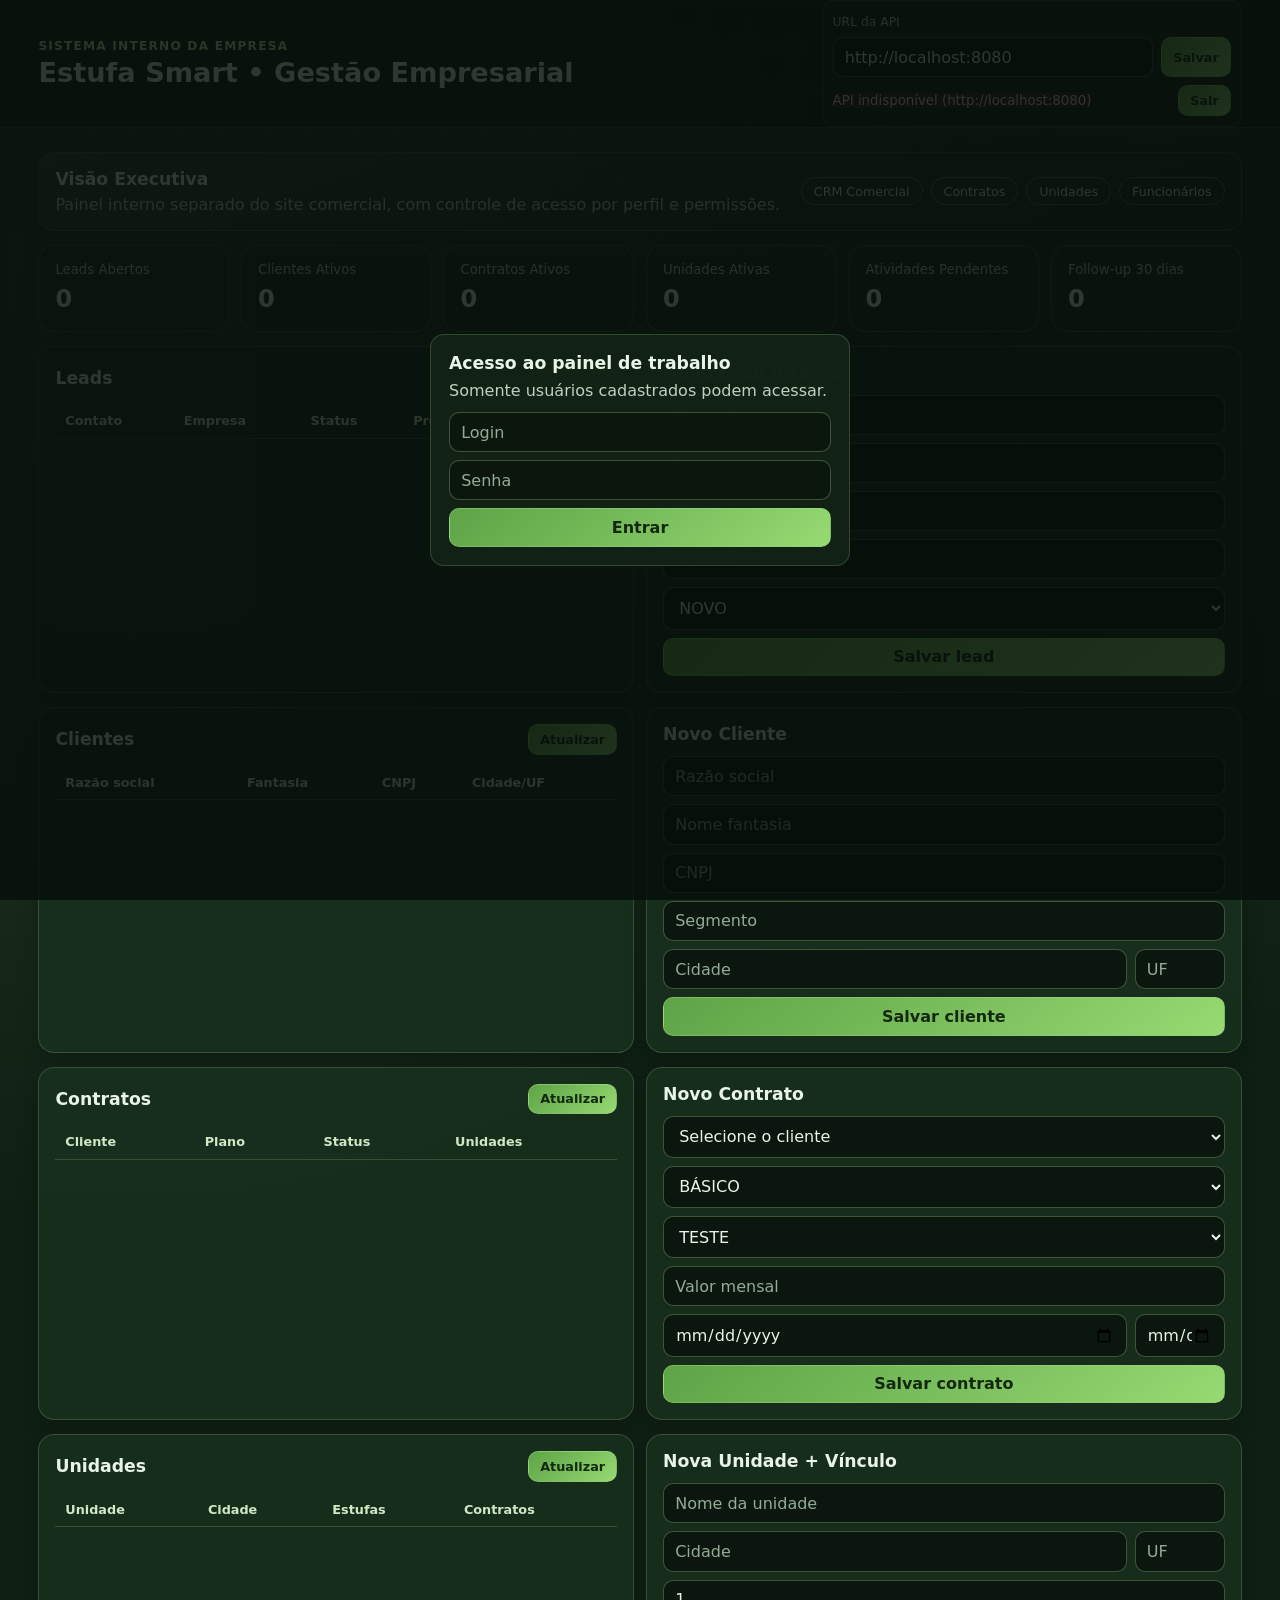
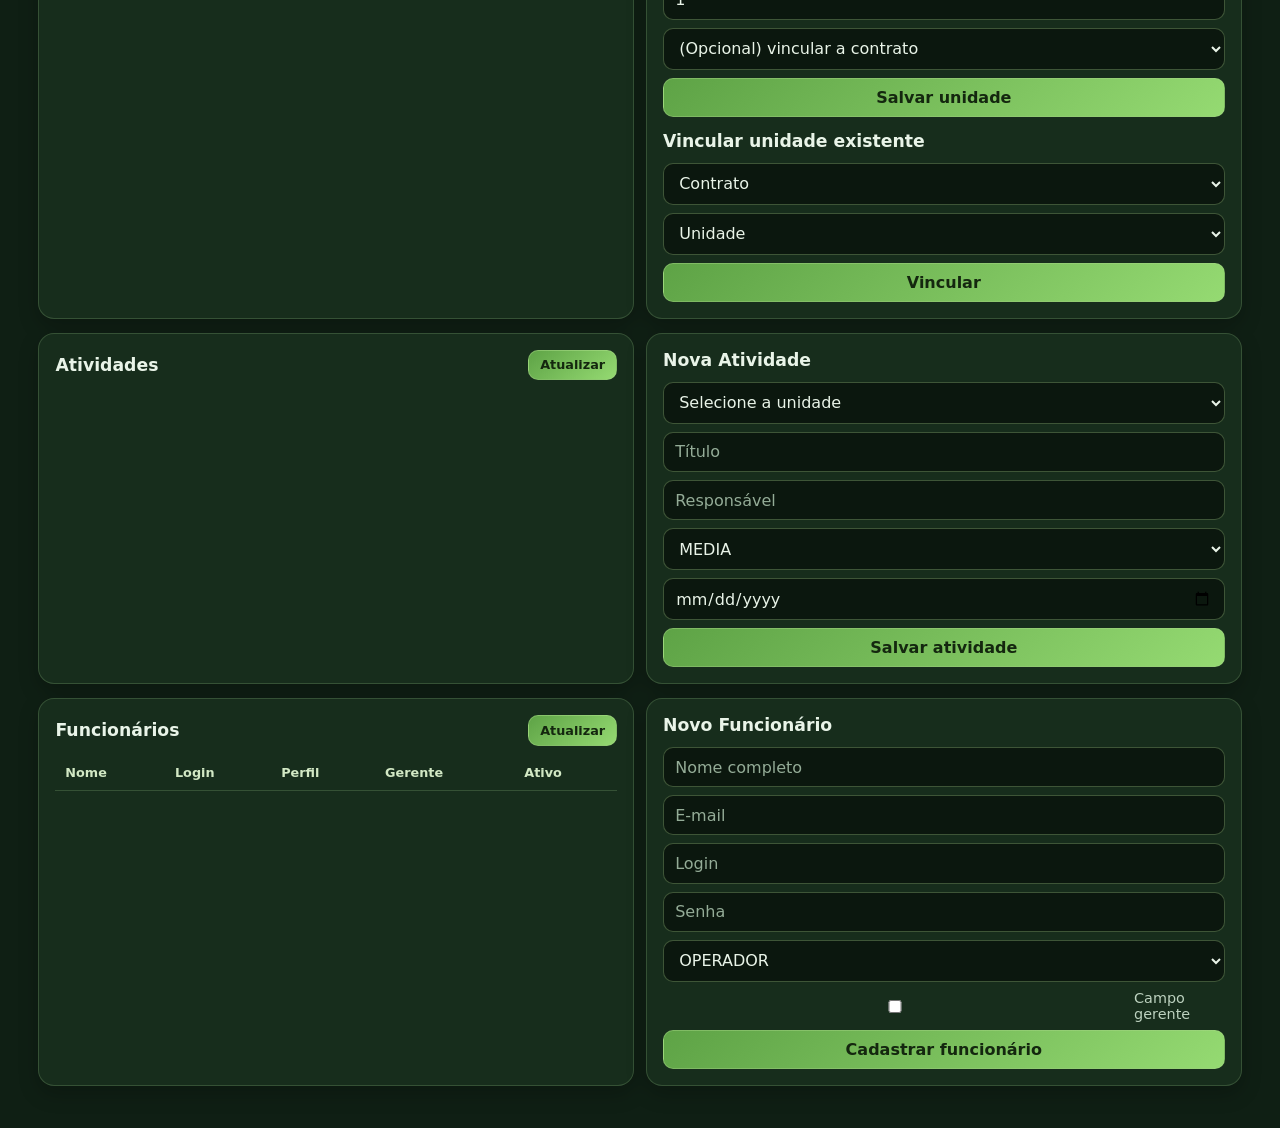
<file: EMPRESA/WEB/index.html>
<!DOCTYPE html>
<html lang="pt-BR">
  <head>
    <meta charset="UTF-8" />
    <meta name="viewport" content="width=device-width, initial-scale=1.0" />
    <title>Estufa Smart | Painel da Empresa</title>
    <link rel="stylesheet" href="styles.css" />
  </head>
  <body>
    <div id="loginOverlay" class="overlay">
      <div class="login-card">
        <h2>Acesso ao painel de trabalho</h2>
        <p>Somente usuários cadastrados podem acessar.</p>
        <form id="loginForm">
          <input name="login" placeholder="Login" required />
          <input name="senha" type="password" placeholder="Senha" required />
          <button class="btn" type="submit">Entrar</button>
        </form>
        <small id="loginStatus"></small>
      </div>
    </div>

    <div class="bg-pattern" aria-hidden="true"></div>

    <header class="topbar">
      <div class="container topbar-content">
        <div>
          <p class="kicker">Sistema Interno da Empresa</p>
          <h1>Estufa Smart • Gestão Empresarial</h1>
        </div>
        <div class="api-box">
          <label for="apiBase">URL da API</label>
          <div class="api-box-row">
            <input id="apiBase" type="text" placeholder="http://localhost:8080" />
            <button id="saveApi" class="btn small" type="button">Salvar</button>
          </div>
          <div class="user-row">
            <small id="apiStatus">Aguardando login...</small>
            <small id="userInfo"></small>
            <button id="logoutBtn" class="btn small" type="button">Sair</button>
          </div>
        </div>
      </div>
    </header>

    <main class="container layout">
      <section class="card spotlight" data-permission="DASHBOARD">
        <div>
          <h2>Visão Executiva</h2>
          <p>Painel interno separado do site comercial, com controle de acesso por perfil e permissões.</p>
        </div>
        <div class="chip-wrap">
          <span class="chip">CRM Comercial</span>
          <span class="chip">Contratos</span>
          <span class="chip">Unidades</span>
          <span class="chip">Funcionários</span>
        </div>
      </section>

      <section class="kpi-grid" data-permission="DASHBOARD">
        <article class="card kpi"><p>Leads Abertos</p><h3 id="kpiLeads">0</h3></article>
        <article class="card kpi"><p>Clientes Ativos</p><h3 id="kpiClientes">0</h3></article>
        <article class="card kpi"><p>Contratos Ativos</p><h3 id="kpiContratos">0</h3></article>
        <article class="card kpi"><p>Unidades Ativas</p><h3 id="kpiUnidades">0</h3></article>
        <article class="card kpi"><p>Atividades Pendentes</p><h3 id="kpiAtividades">0</h3></article>
        <article class="card kpi"><p>Follow-up 30 dias</p><h3 id="kpiFollowup">0</h3></article>
      </section>

      <section class="grid-2" data-permission="COMERCIAL">
        <article class="card table-card">
          <div class="section-head"><h2>Leads</h2><button class="btn small" id="reloadLeads" type="button">Atualizar</button></div>
          <div class="table-wrap"><table><thead><tr><th>Contato</th><th>Empresa</th><th>Status</th><th>Próximo contato</th></tr></thead><tbody id="leadsBody"></tbody></table></div>
        </article>
        <article class="card form-card">
          <h2>Novo Lead Interno</h2>
          <form id="leadForm">
            <input name="nomeContato" placeholder="Nome do contato" required />
            <input name="empresa" placeholder="Empresa" required />
            <input name="email" type="email" placeholder="E-mail" />
            <input name="telefone" placeholder="Telefone" />
            <select name="status"><option value="NOVO">NOVO</option><option value="QUALIFICADO">QUALIFICADO</option><option value="PROPOSTA">PROPOSTA</option></select>
            <button class="btn" type="submit">Salvar lead</button>
          </form>
        </article>
      </section>

      <section class="grid-2" data-permission="CONTRATOS">
        <article class="card table-card">
          <div class="section-head"><h2>Clientes</h2><button class="btn small" id="reloadClientes" type="button">Atualizar</button></div>
          <div class="table-wrap"><table><thead><tr><th>Razão social</th><th>Fantasia</th><th>CNPJ</th><th>Cidade/UF</th></tr></thead><tbody id="clientesBody"></tbody></table></div>
        </article>
        <article class="card form-card">
          <h2>Novo Cliente</h2>
          <form id="clienteForm">
            <input name="razaoSocial" placeholder="Razão social" required />
            <input name="nomeFantasia" placeholder="Nome fantasia" />
            <input name="cnpj" placeholder="CNPJ" required />
            <input name="segmento" placeholder="Segmento" />
            <div class="inline-2"><input name="cidade" placeholder="Cidade" /><input name="estado" placeholder="UF" maxlength="2" /></div>
            <button class="btn" type="submit">Salvar cliente</button>
          </form>
        </article>
      </section>

      <section class="grid-2" data-permission="CONTRATOS">
        <article class="card table-card">
          <div class="section-head"><h2>Contratos</h2><button class="btn small" id="reloadContratos" type="button">Atualizar</button></div>
          <div class="table-wrap"><table><thead><tr><th>Cliente</th><th>Plano</th><th>Status</th><th>Unidades</th></tr></thead><tbody id="contratosBody"></tbody></table></div>
        </article>
        <article class="card form-card">
          <h2>Novo Contrato</h2>
          <form id="contratoForm">
            <select name="clienteId" id="contratoCliente" required><option value="">Selecione o cliente</option></select>
            <select name="plano" required><option value="BASICO">BÁSICO</option><option value="MEDIO">MÉDIO</option><option value="PREMIUM">PREMIUM</option></select>
            <select name="status" required><option value="TESTE">TESTE</option><option value="ATIVO">ATIVO</option><option value="SUSPENSO">SUSPENSO</option></select>
            <input name="valorMensal" type="number" step="0.01" min="0" placeholder="Valor mensal" required />
            <div class="inline-2"><input name="inicioEm" type="date" required /><input name="fimEm" type="date" /></div>
            <button class="btn" type="submit">Salvar contrato</button>
          </form>
        </article>
      </section>

      <section class="grid-2" data-permission="UNIDADES">
        <article class="card table-card">
          <div class="section-head"><h2>Unidades</h2><button class="btn small" id="reloadUnidades" type="button">Atualizar</button></div>
          <div class="table-wrap"><table><thead><tr><th>Unidade</th><th>Cidade</th><th>Estufas</th><th>Contratos</th></tr></thead><tbody id="unidadesBody"></tbody></table></div>
        </article>
        <article class="card form-card">
          <h2>Nova Unidade + Vínculo</h2>
          <form id="unidadeForm">
            <input name="nomeUnidade" placeholder="Nome da unidade" required />
            <div class="inline-2"><input name="cidade" placeholder="Cidade" /><input name="estado" placeholder="UF" maxlength="2" /></div>
            <input name="quantidadeEstufas" type="number" min="1" value="1" required />
            <select name="contratoId" id="unidadeContrato"><option value="">(Opcional) vincular a contrato</option></select>
            <button class="btn" type="submit">Salvar unidade</button>
          </form>

          <h2 style="margin-top:14px">Vincular unidade existente</h2>
          <form id="vinculoForm">
            <select name="contratoId" id="vinculoContrato" required><option value="">Contrato</option></select>
            <select name="unidadeId" id="vinculoUnidade" required><option value="">Unidade</option></select>
            <button class="btn" type="submit">Vincular</button>
          </form>
        </article>
      </section>

      <section class="grid-2" data-permission="ATIVIDADES">
        <article class="card table-card">
          <div class="section-head"><h2>Atividades</h2><button class="btn small" id="reloadAtividades" type="button">Atualizar</button></div>
          <ul id="atividadesList" class="stack-list"></ul>
        </article>
        <article class="card form-card">
          <h2>Nova Atividade</h2>
          <form id="atividadeForm">
            <select name="unidadeId" id="atividadeUnidade" required><option value="">Selecione a unidade</option></select>
            <input name="titulo" placeholder="Título" required />
            <input name="responsavel" placeholder="Responsável" />
            <select name="prioridade"><option value="BAIXA">BAIXA</option><option value="MEDIA" selected>MEDIA</option><option value="ALTA">ALTA</option><option value="CRITICA">CRITICA</option></select>
            <input name="prazoEm" type="date" />
            <button class="btn" type="submit">Salvar atividade</button>
          </form>
        </article>
      </section>

      <section class="grid-2" data-permission="USUARIOS">
        <article class="card table-card">
          <div class="section-head"><h2>Funcionários</h2><button class="btn small" id="reloadUsuarios" type="button">Atualizar</button></div>
          <div class="table-wrap"><table><thead><tr><th>Nome</th><th>Login</th><th>Perfil</th><th>Gerente</th><th>Ativo</th></tr></thead><tbody id="usuariosBody"></tbody></table></div>
        </article>
        <article class="card form-card" data-permission="USUARIOS_CADASTRAR">
          <h2>Novo Funcionário</h2>
          <form id="usuarioForm">
            <input name="nome" placeholder="Nome completo" required />
            <input name="email" type="email" placeholder="E-mail" required />
            <input name="login" placeholder="Login" required />
            <input name="senha" type="password" placeholder="Senha" required />
            <select name="perfil" required>
              <option value="OPERADOR">OPERADOR</option>
              <option value="ANALISTA">ANALISTA</option>
              <option value="GERENTE">GERENTE</option>
              <option value="ADMIN">ADMIN</option>
            </select>
            <label class="checkline"><input type="checkbox" name="gerente" /> Campo gerente</label>
            <button class="btn" type="submit">Cadastrar funcionário</button>
          </form>
        </article>
      </section>
    </main>

    <div id="toast" class="toast"></div>
    <script src="script.js"></script>
  </body>
</html>
</file>
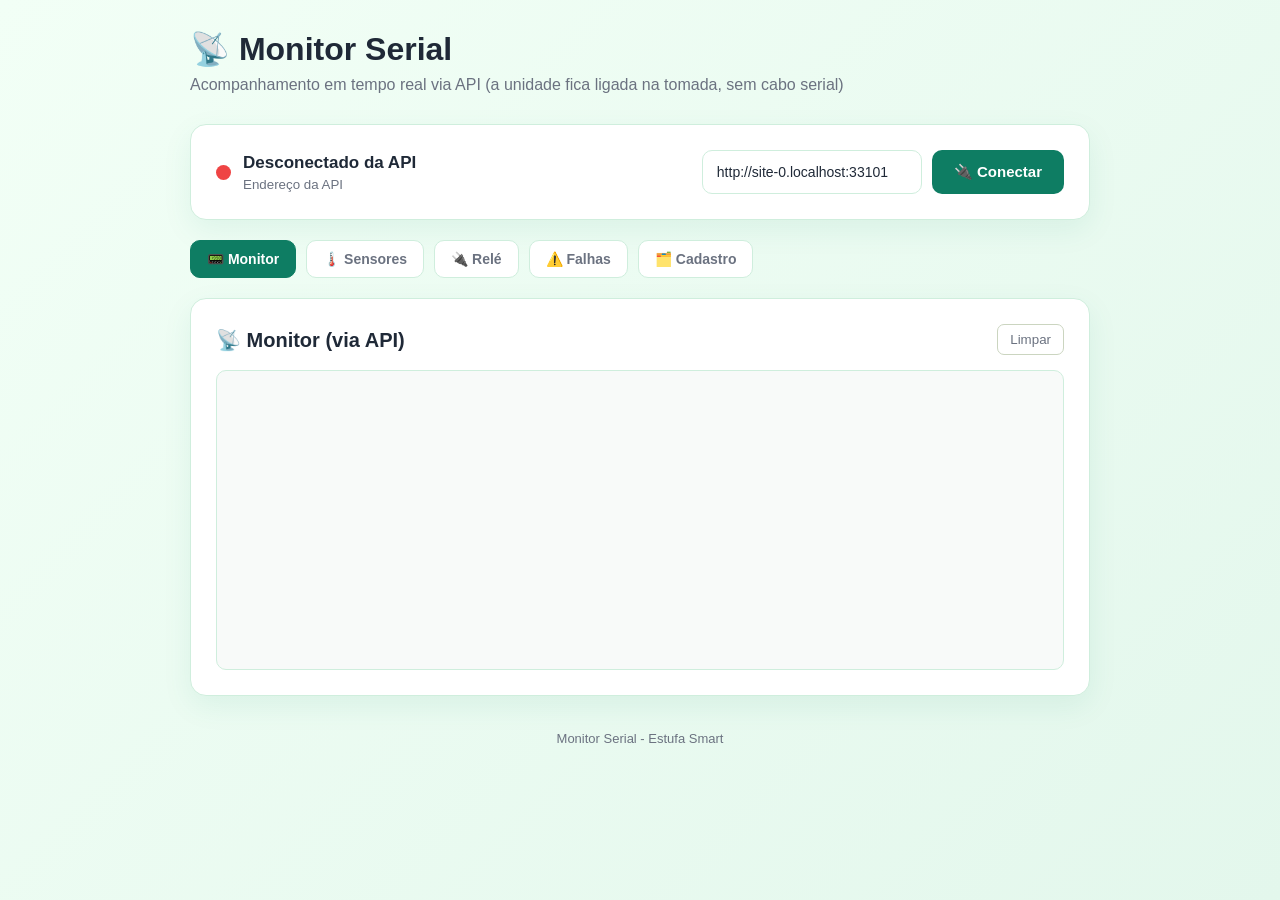
<file: UNIDADE/Monitor_serial/index.html>
<!DOCTYPE html>
<html lang="pt-BR">

<head>
    <meta charset="UTF-8">
    <meta name="viewport" content="width=device-width, initial-scale=1.0">

    <title>Monitor Serial</title>

    <link rel="stylesheet" href="style.css">
</head>

<body>

    <main class="container">

        <header class="header">
            <h1>📡 Monitor Serial</h1>

            <p>
                Acompanhamento em tempo real via API (a unidade fica ligada na tomada, sem cabo serial)
            </p>
        </header>


        <!-- CONEXÃO -->

        <section class="card connection-card">

            <div class="connection-info">

                <div id="connectionDot" class="connection-dot"></div>

                <div>
                    <strong id="connectionText">
                        Desconectado da API
                    </strong>

                    <small>
                        Endereço da API
                    </small>
                </div>

            </div>

            <div class="api-config">

                <input
                    id="apiBaseInput"
                    type="text"
                    placeholder="https://api-estufa.onrender.com">

                <button
                    id="connectButton"
                    class="button button-connect">

                    🔌 Conectar

                </button>

            </div>

        </section>


        <!-- AVISO -->

        <div id="warning" class="warning">

            ⚠️ Não foi possível falar com a API. Verifique o endereço e a conexão com a internet.

        </div>


        <!-- ABAS -->

        <nav class="tabs">

            <button class="tab-button active" data-tab="monitor">📟 Monitor</button>
            <button class="tab-button" data-tab="sensores">🌡️ Sensores</button>
            <button class="tab-button" data-tab="rele">🔌 Relé</button>
            <button class="tab-button" data-tab="falhas">⚠️ Falhas</button>
            <button class="tab-button" data-tab="cadastro">🗂️ Cadastro</button>

        </nav>


        <!-- ABA: MONITOR -->

        <section class="tab-content active" data-tab-content="monitor">

            <!-- MONITOR VIA API -->

            <section class="card">

                <div class="card-header">

                    <h2>📡 Monitor (via API)</h2>

                    <button
                        id="clearButton"
                        class="clear-button">

                        Limpar

                    </button>

                </div>


                <div
                    id="serialMonitor"
                    class="serial-monitor">

                </div>

            </section>

        </section>


        <!-- ABA: SENSORES -->

        <section class="tab-content" data-tab-content="sensores">

            <section class="card">

                <h2>🌡️ Sensores</h2>

                <div class="sensor-grid">

                    <div class="sensor-item">
                        <span class="sensor-label">Temperatura</span>
                        <span id="tempValue" class="sensor-value">--</span>
                        <span id="tempStatus" class="sensor-status">Aguardando</span>
                    </div>

                    <div class="sensor-item">
                        <span class="sensor-label">Umidade do ar</span>
                        <span id="umidadeValue" class="sensor-value">--</span>
                        <span id="umidadeStatus" class="sensor-status">Aguardando</span>
                    </div>

                    <div class="sensor-item">
                        <span class="sensor-label">Umidade do solo</span>
                        <span id="soloValue" class="sensor-value">--</span>
                        <span id="soloStatus" class="sensor-status">Aguardando</span>
                    </div>

                </div>

                <small id="sensoresAtualizadoEm" class="hint">Última leitura: --</small>

            </section>

        </section>


        <!-- ABA: RELÉ -->

        <section class="tab-content" data-tab-content="rele">

            <section class="card">

                <div class="card-header">

                    <h2>🔌 Eventos do Relé</h2>

                    <button id="clearReleButton" class="clear-button">Limpar</button>

                </div>

                <div id="releLog" class="event-log">Nenhum evento de relé ainda.</div>

            </section>

        </section>


        <!-- ABA: FALHAS -->

        <section class="tab-content" data-tab-content="falhas">

            <section class="card">

                <div class="card-header">

                    <h2>⚠️ Falhas</h2>

                    <button id="clearFalhasButton" class="clear-button">Limpar</button>

                </div>

                <div id="falhasLog" class="event-log">Nenhuma falha registrada.</div>

            </section>

        </section>


        <!-- ABA: CADASTRO -->

        <section class="tab-content" data-tab-content="cadastro">

            <section class="card">

                <h2>🗂️ Cadastro do dispositivo</h2>

                <p class="hint">
                    Informações somente leitura, obtidas da API da unidade.
                    Nenhum cadastro existente do sistema é alterado por esta tela.
                </p>

                <ul class="info-list">

                    <li><strong>Endereço da API:</strong> <span id="cadastroApi">--</span></li>
                    <li><strong>Modo dos atuadores:</strong> <span id="cadastroModo">--</span></li>
                    <li><strong>Total de leituras:</strong> <span id="cadastroLeituras">--</span></li>
                    <li><strong>Alertas (24h):</strong> <span id="cadastroAlertas24h">--</span></li>

                </ul>

            </section>

        </section>


        <!-- RODAPÉ -->

        <footer>

            Monitor Serial - Estufa Smart

        </footer>

    </main>


    <script src="script.js"></script>

</body>

</html>
</file>
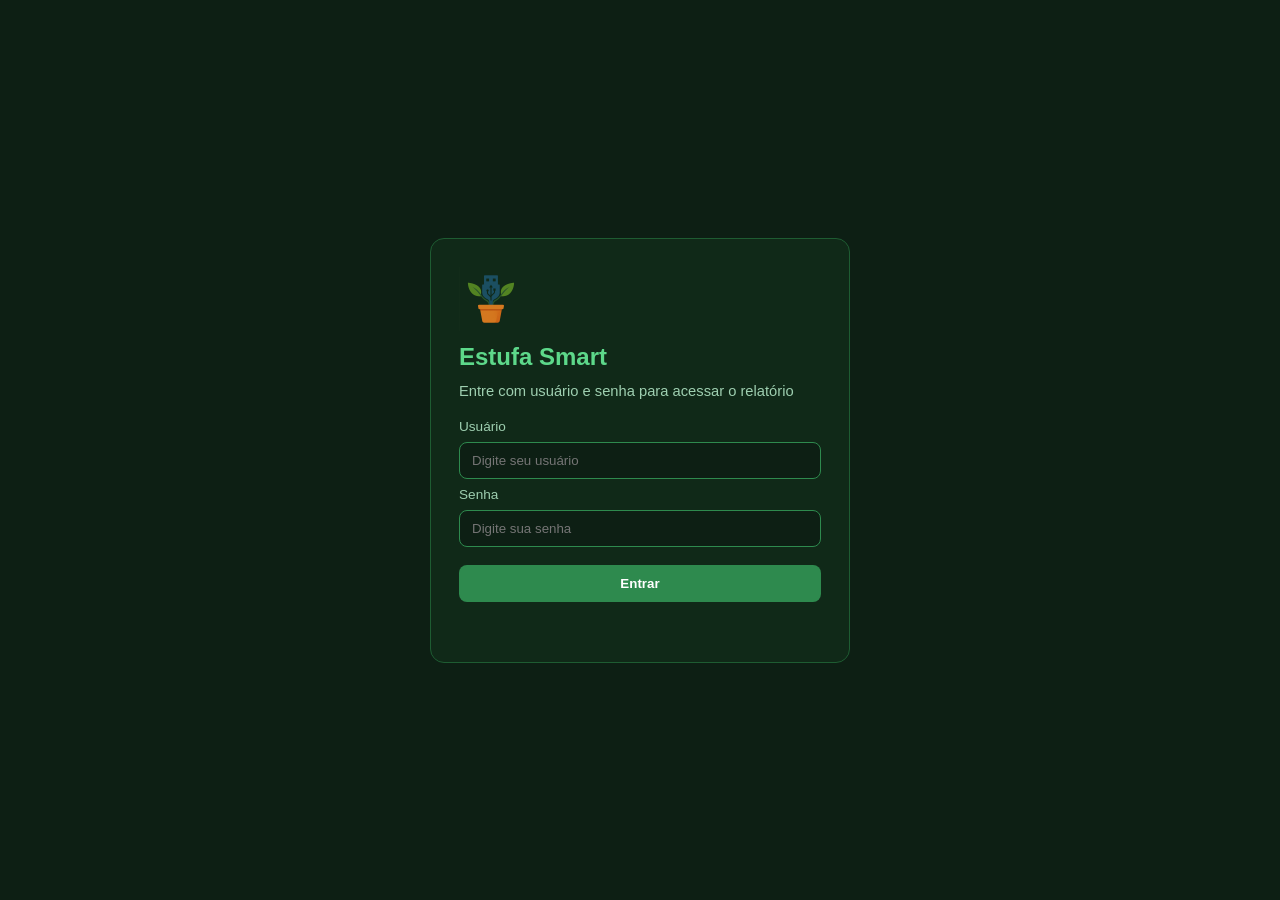
<file: UNIDADE/Relatorios/index.html>
<!DOCTYPE html>
<html lang="pt-BR">
<head>
  <meta charset="UTF-8" />
  <meta name="viewport" content="width=device-width, initial-scale=1.0" />
  <title>Login - Estufa Smart</title>
  <link rel="stylesheet" href="login.css" />
  <script src="login.js" defer></script>
</head>
<body>
  <main class="login-wrapper">
    <section class="login-card">
      <img src="logo_colorido.png" alt="Logo colorida" class="logo" />
      <h1>Estufa Smart</h1>
      <p class="subtitle">Entre com usuário e senha para acessar o relatório</p>

      <form id="login-form">
        <label for="login">Usuário</label>
        <input id="login" name="login" type="text" required placeholder="Digite seu usuário" />

        <label for="senha">Senha</label>
        <input id="senha" name="senha" type="password" required placeholder="Digite sua senha" />

        <button type="submit" id="btn-entrar">Entrar</button>
      </form>

      <p id="mensagem" class="mensagem"></p>
    </section>
  </main>
</body>
</html>
</file>
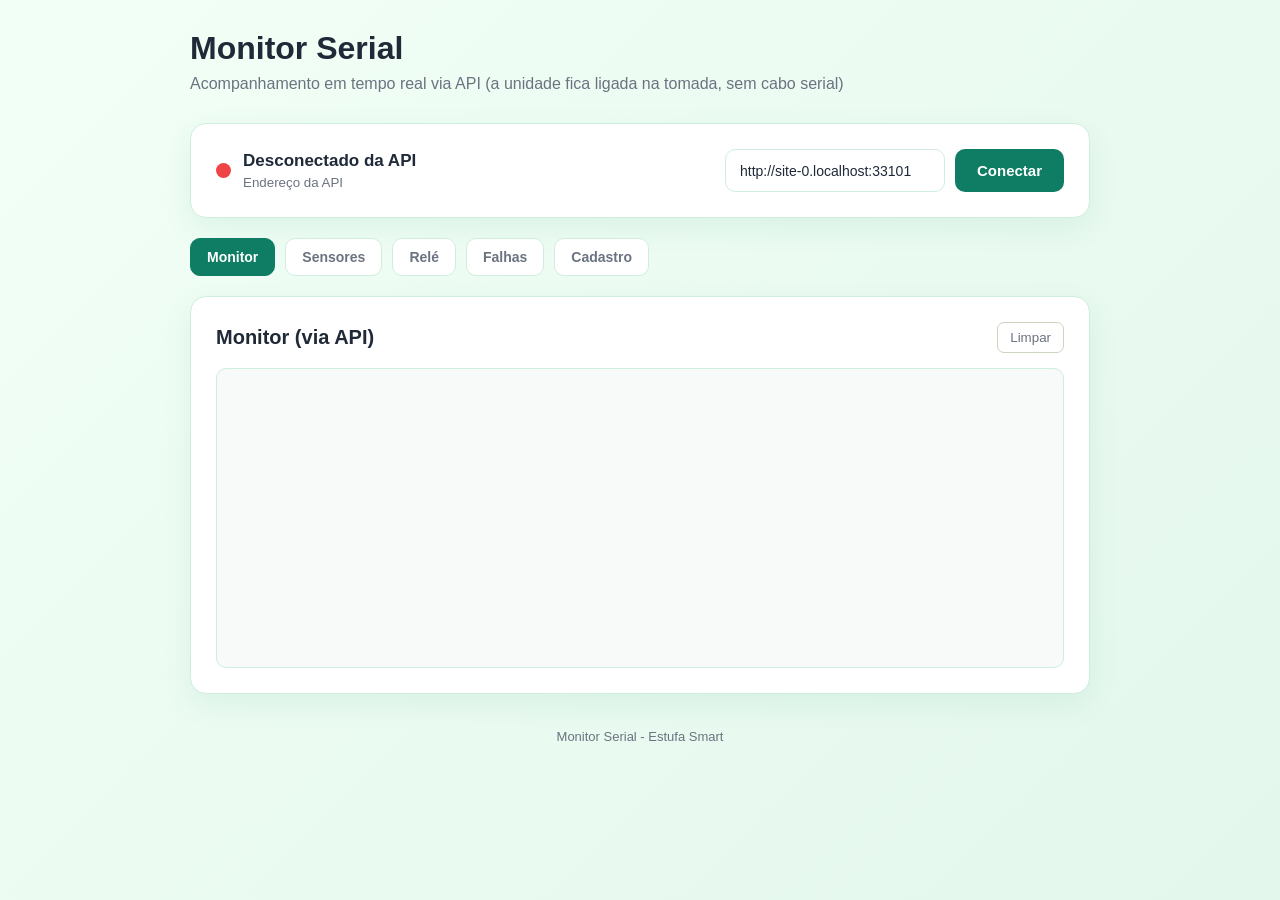
<file: UNIDADE/apiProjetoSensor/src/main/resources/static/index.html>
<!DOCTYPE html>
<html lang="pt-BR">

<head>
    <meta charset="UTF-8">
    <meta name="viewport" content="width=device-width, initial-scale=1.0">

    <title>Monitor Serial</title>

    <link rel="stylesheet" href="css/style.css">
</head>

<body>

    <main class="container">

        <header class="header">
            <h1>Monitor Serial</h1>

            <p>
                Acompanhamento em tempo real via API (a unidade fica ligada na tomada, sem cabo serial)
            </p>
        </header>


        <!-- CONEXÃO -->

        <section class="card connection-card">

            <div class="connection-info">

                <div id="connectionDot" class="connection-dot"></div>

                <div>
                    <strong id="connectionText">
                        Desconectado da API
                    </strong>

                    <small>
                        Endereço da API
                    </small>
                </div>

            </div>

            <div class="api-config">

                <input
                    id="apiBaseInput"
                    type="text"
                    placeholder="https://api-estufa.onrender.com">

                <button
                    id="connectButton"
                    class="button button-connect">

                    Conectar

                </button>

            </div>

        </section>


        <!-- AVISO -->

        <div id="warning" class="warning">

            Não foi possível falar com a API. Verifique o endereço e a conexão com a internet.

        </div>


        <!-- ABAS -->

        <nav class="tabs">

            <button class="tab-button active" data-tab="monitor">Monitor</button>
            <button class="tab-button" data-tab="sensores">Sensores</button>
            <button class="tab-button" data-tab="rele">Relé</button>
            <button class="tab-button" data-tab="falhas">Falhas</button>
            <button class="tab-button" data-tab="cadastro">Cadastro</button>

        </nav>


        <!-- ABA: MONITOR -->

        <section class="tab-content active" data-tab-content="monitor">

            <!-- MONITOR VIA API -->

            <section class="card">

                <div class="card-header">

                    <h2>Monitor (via API)</h2>

                    <button
                        id="clearButton"
                        class="clear-button">

                        Limpar

                    </button>

                </div>


                <div
                    id="serialMonitor"
                    class="serial-monitor">

                </div>

            </section>

        </section>


        <!-- ABA: SENSORES -->

        <section class="tab-content" data-tab-content="sensores">

            <section class="card">

                <h2>Sensores</h2>

                <div class="sensor-grid">

                    <div class="sensor-item">
                        <span class="sensor-label">Temperatura</span>
                        <span id="tempValue" class="sensor-value">--</span>
                        <span id="tempStatus" class="sensor-status">Aguardando</span>
                    </div>

                    <div class="sensor-item">
                        <span class="sensor-label">Umidade do ar</span>
                        <span id="umidadeValue" class="sensor-value">--</span>
                        <span id="umidadeStatus" class="sensor-status">Aguardando</span>
                    </div>

                    <div class="sensor-item">
                        <span class="sensor-label">Umidade do solo</span>
                        <span id="soloValue" class="sensor-value">--</span>
                        <span id="soloStatus" class="sensor-status">Aguardando</span>
                    </div>

                </div>

                <small id="sensoresAtualizadoEm" class="hint">Última leitura: --</small>

            </section>

        </section>


        <!-- ABA: RELÉ -->

        <section class="tab-content" data-tab-content="rele">

            <section class="card">

                <div class="card-header">

                    <h2>Eventos do Relé</h2>

                    <button id="clearReleButton" class="clear-button">Limpar</button>

                </div>

                <div id="releLog" class="event-log">Nenhum evento de relé ainda.</div>

            </section>

        </section>


        <!-- ABA: FALHAS -->

        <section class="tab-content" data-tab-content="falhas">

            <section class="card">

                <div class="card-header">

                    <h2>Falhas</h2>

                    <button id="clearFalhasButton" class="clear-button">Limpar</button>

                </div>

                <div id="falhasLog" class="event-log">Nenhuma falha registrada.</div>

            </section>

        </section>


        <!-- ABA: CADASTRO -->

        <section class="tab-content" data-tab-content="cadastro">

            <section class="card">

                <h2>Cadastro do dispositivo</h2>

                <p class="hint">
                    Informações somente leitura, obtidas da API da unidade.
                    Nenhum cadastro existente do sistema é alterado por esta tela.
                </p>

                <ul class="info-list">

                    <li><strong>Endereço da API:</strong> <span id="cadastroApi">--</span></li>
                    <li><strong>Modo dos atuadores:</strong> <span id="cadastroModo">--</span></li>
                    <li><strong>Total de leituras:</strong> <span id="cadastroLeituras">--</span></li>
                    <li><strong>Alertas (24h):</strong> <span id="cadastroAlertas24h">--</span></li>

                </ul>

            </section>

        </section>


        <!-- RODAPÉ -->

        <footer>

            Monitor Serial - Estufa Smart

        </footer>

    </main>


    <script src="js/script.js"></script>

</body>

</html>
</file>
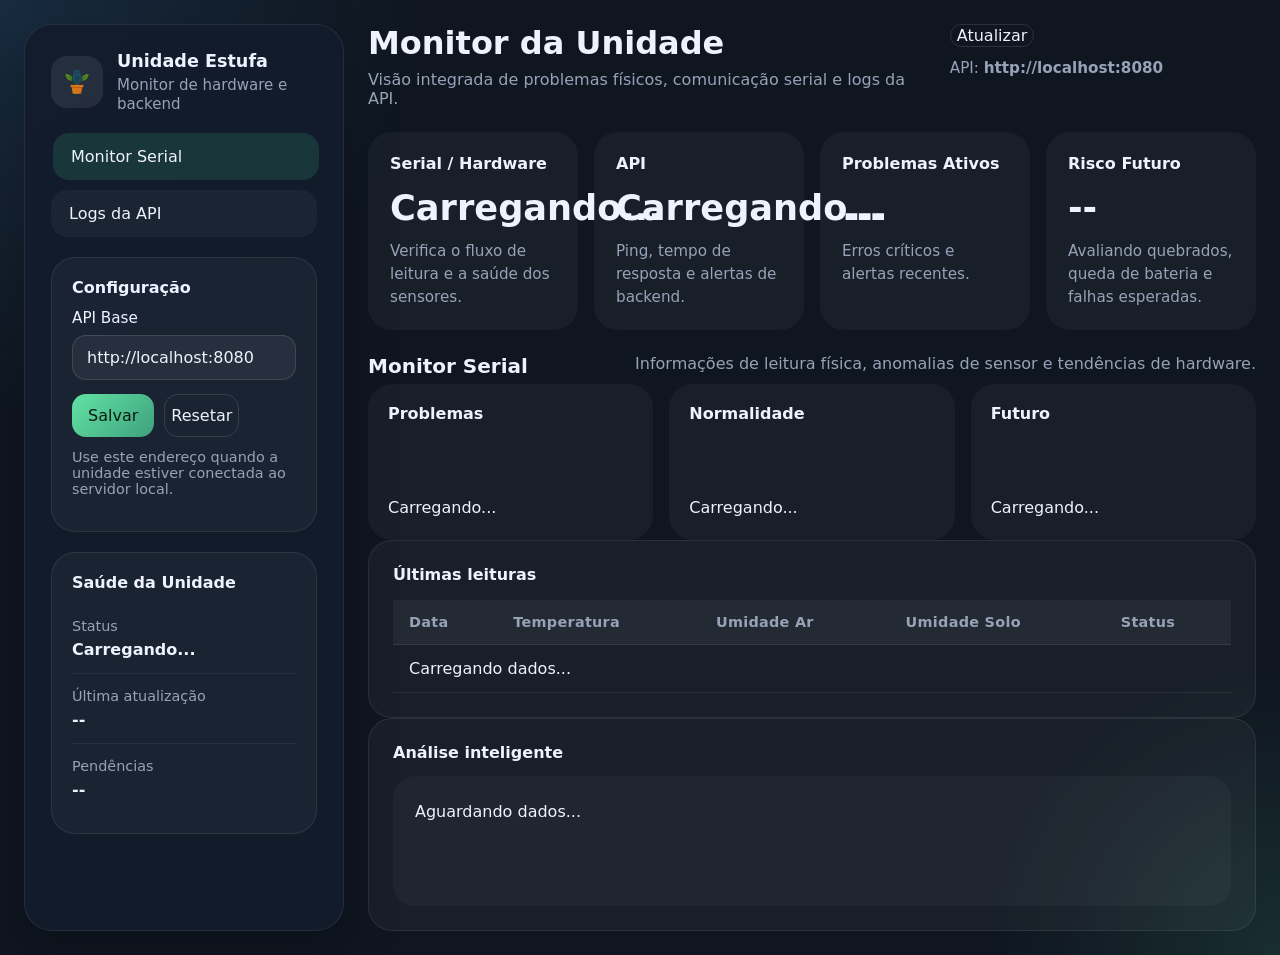
<file: UNIDADE/Relatorios/monitor_unidade.html>
<!DOCTYPE html>
<html lang="pt-BR">
<head>
  <meta charset="UTF-8" />
  <meta name="viewport" content="width=device-width, initial-scale=1.0" />
  <title>Unidade Estufa - Monitor Serial & Logs da API</title>
  <link rel="stylesheet" href="monitor_unidade.css" />
  <script src="monitor_unidade.js" defer></script>
</head>
<body>
  <div class="app-shell">
    <aside class="sidebar">
      <div class="brand">
        <img src="logo_colorido.png" alt="Estufa Smart" />
        <div>
          <strong>Unidade Estufa</strong>
          <span>Monitor de hardware e backend</span>
        </div>
      </div>

      <nav class="nav-tabs">
        <button class="tab-button active" data-tab="serial">Monitor Serial</button>
        <button class="tab-button" data-tab="api">Logs da API</button>
      </nav>

      <section class="panel config-panel">
        <h2>Configuração</h2>
        <label for="api-base-url">API Base</label>
        <input id="api-base-url" type="text" placeholder="http://localhost:8080" />
        <div class="form-actions">
          <button id="btn-save-url" class="primary">Salvar</button>
          <button id="btn-reset-url">Resetar</button>
        </div>
        <p class="helper">Use este endereço quando a unidade estiver conectada ao servidor local.</p>
      </section>

      <section class="panel status-panel">
        <h2>Saúde da Unidade</h2>
        <div class="status-item">
          <span>Status</span>
          <strong id="overall-status">Carregando...</strong>
        </div>
        <div class="status-item">
          <span>Última atualização</span>
          <strong id="last-updated">--</strong>
        </div>
        <div class="status-item">
          <span>Pendências</span>
          <strong id="pending-issues">--</strong>
        </div>
      </section>
    </aside>

    <main class="main-content">
      <header class="page-header">
        <div>
          <h1>Monitor da Unidade</h1>
          <p>Visão integrada de problemas físicos, comunicação serial e logs da API.</p>
        </div>
        <div class="header-actions">
          <button id="btn-refresh">Atualizar</button>
          <span id="api-link" class="api-link">API: <strong>http://localhost:8080</strong></span>
        </div>
      </header>

      <section class="cards-grid">
        <article class="card" id="card-serial-status">
          <h3>Serial / Hardware</h3>
          <p class="card-value" id="serial-status">--</p>
          <p class="card-footnote">Verifica o fluxo de leitura e a saúde dos sensores.</p>
        </article>
        <article class="card" id="card-api-status">
          <h3>API</h3>
          <p class="card-value" id="api-status">--</p>
          <p class="card-footnote">Ping, tempo de resposta e alertas de backend.</p>
        </article>
        <article class="card" id="card-problems">
          <h3>Problemas Ativos</h3>
          <p class="card-value" id="active-issues">--</p>
          <p class="card-footnote">Erros críticos e alertas recentes.</p>
        </article>
        <article class="card" id="card-predictive">
          <h3>Risco Futuro</h3>
          <p class="card-value" id="risk-score">--</p>
          <p class="card-footnote">Avaliando quebrados, queda de bateria e falhas esperadas.</p>
        </article>
      </section>

      <div class="views">
        <section id="view-serial" class="view active">
          <div class="view-header">
            <h2>Monitor Serial</h2>
            <p>Informações de leitura física, anomalias de sensor e tendências de hardware.</p>
          </div>

          <div class="summary-grid">
            <div class="summary-card">
              <h3>Problemas</h3>
              <p id="serial-problems">Carregando...</p>
            </div>
            <div class="summary-card">
              <h3>Normalidade</h3>
              <p id="serial-normality">Carregando...</p>
            </div>
            <div class="summary-card">
              <h3>Futuro</h3>
              <p id="serial-future">Carregando...</p>
            </div>
          </div>

          <section class="panel panel-wide">
            <h3>Últimas leituras</h3>
            <div class="table-wrapper">
              <table>
                <thead>
                  <tr>
                    <th>Data</th>
                    <th>Temperatura</th>
                    <th>Umidade Ar</th>
                    <th>Umidade Solo</th>
                    <th>Status</th>
                  </tr>
                </thead>
                <tbody id="serial-table-body">
                  <tr><td colspan="5">Carregando dados...</td></tr>
                </tbody>
              </table>
            </div>
          </section>

          <section class="panel panel-wide">
            <h3>Análise inteligente</h3>
            <div id="serial-forecast" class="analysis-block">Aguardando dados...</div>
          </section>
        </section>

        <section id="view-api" class="view">
          <div class="view-header">
            <h2>Logs da API</h2>
            <p>Saúde do backend, alertas críticos e padrões de falhas.</p>
          </div>

          <div class="summary-grid">
            <div class="summary-card">
              <h3>Problemas</h3>
              <p id="api-problems">Carregando...</p>
            </div>
            <div class="summary-card">
              <h3>Normalidade</h3>
              <p id="api-normality">Carregando...</p>
            </div>
            <div class="summary-card">
              <h3>Futuro</h3>
              <p id="api-future">Carregando...</p>
            </div>
          </div>

          <section class="panel panel-wide">
            <h3>Alertas recentes</h3>
            <div class="table-wrapper">
              <table>
                <thead>
                  <tr>
                    <th>Horário</th>
                    <th>Tipo</th>
                    <th>Severidade</th>
                    <th>Mensagem</th>
                  </tr>
                </thead>
                <tbody id="api-alerts-body">
                  <tr><td colspan="4">Carregando alertas...</td></tr>
                </tbody>
              </table>
            </div>
          </section>

          <section class="panel panel-wide">
            <h3>Resumo da performance</h3>
            <div class="performance-grid">
              <div><strong>Uptime</strong><p id="api-uptime">--</p></div>
              <div><strong>Total leituras</strong><p id="api-total-readings">--</p></div>
              <div><strong>Críticos 24h</strong><p id="api-critical-count">--</p></div>
              <div><strong>Alertas 24h</strong><p id="api-alert-count">--</p></div>
            </div>
          </section>
        </section>
      </div>
    </main>
  </div>
</body>
</html>
</file>
<file: EMPRESA/WEB/styles.css>
:root {
  --bg: #0f1f14;
  --bg-soft: #1a2f1f;
  --surface: rgba(25, 48, 31, 0.86);
  --surface-2: rgba(32, 60, 40, 0.88);
  --text: #e9f4e8;
  --muted: #bdd2bf;
  --primary: #95da72;
  --primary-strong: #5ea346;
  --line: rgba(163, 208, 142, 0.22);
  --danger: #f38181;
}

* {
  box-sizing: border-box;
}

body {
  margin: 0;
  font-family: 'Inter', system-ui, -apple-system, BlinkMacSystemFont, 'Segoe UI', sans-serif;
  background: radial-gradient(circle at 10% 10%, rgba(150, 191, 118, 0.18), transparent 35%),
    radial-gradient(circle at 90% 5%, rgba(75, 122, 69, 0.2), transparent 32%), var(--bg);
  color: var(--text);
}

.bg-pattern {
  position: fixed;
  inset: 0;
  pointer-events: none;
  z-index: -1;
  background-image: linear-gradient(rgba(126, 176, 112, 0.08) 1px, transparent 1px),
    linear-gradient(90deg, rgba(126, 176, 112, 0.08) 1px, transparent 1px);
  background-size: 44px 44px;
  mask-image: radial-gradient(circle at 50% 30%, black 30%, transparent 78%);
}

.overlay {
  position: fixed;
  inset: 0;
  background: rgba(7, 14, 10, 0.82);
  display: grid;
  place-items: center;
  z-index: 40;
}

.login-card {
  width: min(420px, 92%);
  border: 1px solid var(--line);
  border-radius: 14px;
  background: rgba(18, 35, 23, 0.95);
  padding: 18px;
}

.login-card h2 {
  margin: 0 0 8px;
}

.login-card p {
  margin: 0 0 12px;
  color: var(--muted);
}

.login-card form {
  display: grid;
  gap: 8px;
}

.container {
  width: min(1220px, 94%);
  margin: 0 auto;
}

.topbar {
  border-bottom: 1px solid var(--line);
  background: rgba(12, 24, 16, 0.72);
  backdrop-filter: blur(6px);
  position: sticky;
  top: 0;
  z-index: 20;
}

.topbar-content {
  min-height: 92px;
  display: flex;
  justify-content: space-between;
  align-items: center;
  gap: 20px;
}

.kicker {
  margin: 0;
  font-size: 0.76rem;
  letter-spacing: 1.2px;
  text-transform: uppercase;
  color: #c6eca4;
  font-weight: 700;
}

h1 {
  margin: 4px 0 0;
  font-size: clamp(1.2rem, 2.2vw, 1.7rem);
}

.layout {
  padding: 24px 0 42px;
  display: grid;
  gap: 14px;
}

.card {
  border: 1px solid var(--line);
  border-radius: 16px;
  background: var(--surface);
  padding: 16px;
  box-shadow: 0 8px 20px rgba(0, 0, 0, 0.22);
}

.spotlight {
  display: flex;
  justify-content: space-between;
  gap: 16px;
  align-items: center;
  background: linear-gradient(160deg, rgba(41, 74, 48, 0.85), rgba(24, 41, 29, 0.85));
}

.spotlight p {
  color: var(--muted);
  margin: 6px 0 0;
}

.chip-wrap {
  display: flex;
  flex-wrap: wrap;
  gap: 8px;
}

.chip {
  display: inline-flex;
  padding: 0.35rem 0.75rem;
  border: 1px solid rgba(187, 224, 145, 0.35);
  border-radius: 999px;
  font-size: 0.79rem;
  color: #dff4c7;
}

.kpi-grid {
  display: grid;
  grid-template-columns: repeat(6, minmax(0, 1fr));
  gap: 12px;
}

.kpi p {
  margin: 0;
  color: var(--muted);
  font-size: 0.83rem;
}

.kpi h3 {
  margin: 8px 0 2px;
  font-size: 1.5rem;
}

.grid-2 {
  display: grid;
  grid-template-columns: 1fr 1fr;
  gap: 12px;
}

.grid-3 {
  display: grid;
  grid-template-columns: repeat(3, minmax(0, 1fr));
  gap: 12px;
}

.section-head {
  display: flex;
  justify-content: space-between;
  align-items: center;
  gap: 12px;
}

h2 {
  margin: 0;
  font-size: 1.08rem;
}

.pipeline-list {
  margin-top: 12px;
  display: grid;
  gap: 8px;
}

.pipeline-list div {
  border: 1px solid var(--line);
  border-radius: 10px;
  padding: 8px 10px;
  background: var(--surface-2);
  display: flex;
  justify-content: space-between;
  align-items: center;
}

.pipeline-list span {
  color: var(--muted);
}

.stack-list {
  margin: 10px 0 0;
  padding: 0;
  list-style: none;
  display: grid;
  gap: 8px;
}

.stack-list li {
  border: 1px solid var(--line);
  border-radius: 10px;
  padding: 10px;
  background: rgba(21, 40, 27, 0.85);
}

.table-wrap {
  margin-top: 10px;
  overflow: auto;
}

table {
  width: 100%;
  border-collapse: collapse;
  min-width: 530px;
}

th,
td {
  text-align: left;
  padding: 0.62rem;
  border-bottom: 1px solid var(--line);
  font-size: 0.85rem;
}

th {
  color: #d2e8c4;
  font-weight: 700;
  font-size: 0.8rem;
}

td {
  color: #e8f4e7;
}

.api-box {
  border: 1px solid var(--line);
  border-radius: 12px;
  padding: 10px;
  background: rgba(20, 36, 24, 0.8);
  width: min(420px, 100%);
}

.api-box label {
  font-size: 0.77rem;
  color: var(--muted);
}

.api-box-row {
  margin-top: 7px;
  display: flex;
  gap: 8px;
}

.user-row {
  margin-top: 8px;
  display: flex;
  justify-content: space-between;
  align-items: center;
  gap: 10px;
  flex-wrap: wrap;
}

input,
select,
button {
  font: inherit;
}

input,
select {
  width: 100%;
  border-radius: 10px;
  border: 1px solid rgba(172, 214, 141, 0.32);
  background: rgba(10, 20, 13, 0.82);
  color: var(--text);
  padding: 0.6rem 0.7rem;
}

input::placeholder {
  color: #94ac97;
}

.form-card form {
  margin-top: 12px;
  display: grid;
  gap: 8px;
}

.inline-2 {
  display: grid;
  grid-template-columns: 1fr 90px;
  gap: 8px;
}

.checkline {
  display: flex;
  gap: 8px;
  align-items: center;
  color: var(--muted);
  font-size: 0.9rem;
}

.btn {
  border: 1px solid rgba(162, 209, 132, 0.45);
  border-radius: 10px;
  background: linear-gradient(140deg, var(--primary-strong), var(--primary));
  color: #14270f;
  padding: 0.55rem 0.84rem;
  font-weight: 700;
  cursor: pointer;
}

.btn.small {
  font-size: 0.8rem;
  padding: 0.42rem 0.68rem;
}

.btn:hover {
  filter: brightness(1.07);
}

.danger {
  border-color: rgba(255, 147, 147, 0.4);
  color: #ffd6d6;
  background: rgba(131, 47, 47, 0.3);
}

.toast {
  position: fixed;
  right: 20px;
  bottom: 20px;
  background: rgba(16, 31, 20, 0.95);
  border: 1px solid var(--line);
  border-radius: 10px;
  padding: 10px 12px;
  min-width: 240px;
  opacity: 0;
  transform: translateY(10px);
  transition: opacity 200ms ease, transform 200ms ease;
  pointer-events: none;
}

.toast.show {
  opacity: 1;
  transform: translateY(0);
}

small {
  color: var(--muted);
}

@media (max-width: 1100px) {
  .kpi-grid {
    grid-template-columns: repeat(3, minmax(0, 1fr));
  }

  .grid-2,
  .grid-3,
  .spotlight,
  .topbar-content {
    grid-template-columns: 1fr;
    display: grid;
  }
}

@media (max-width: 700px) {
  .kpi-grid {
    grid-template-columns: repeat(2, minmax(0, 1fr));
  }

  table {
    min-width: 460px;
  }
}
</file>
<file: UNIDADE/Monitor_serial/style.css>
/* =========================================================
   RESET
========================================================= */

* {
    box-sizing: border-box;
    margin: 0;
    padding: 0;
}


/* =========================================================
   BODY
========================================================= */

body {
    font-family: Arial, Helvetica, sans-serif;

    background:
        linear-gradient(
            135deg,
            #F2FFF6,
            #E3F7EC
        );

    color: #1F2937;

    min-height: 100vh;

    padding: 30px;
}


/* =========================================================
   CONTAINER
========================================================= */

.container {
    width: 100%;
    max-width: 900px;

    margin: 0 auto;
}


/* =========================================================
   HEADER
========================================================= */

.header {
    margin-bottom: 30px;
}

.header h1 {
    font-size: 32px;
    margin-bottom: 8px;
}

.header p {
    color: #6B7280;
    font-size: 16px;
}


/* =========================================================
   CARDS
========================================================= */

.card {
    background: #FFFFFF;

    border: 1px solid #CFEEDD;

    border-radius: 16px;

    padding: 25px;

    margin-bottom: 20px;

    box-shadow:
        0 10px 30px rgba(14, 125, 99, 0.08);
}


/* =========================================================
   CONEXÃO
========================================================= */

.connection-card {
    display: flex;

    align-items: center;

    justify-content: space-between;

    gap: 20px;

    flex-wrap: wrap;
}

.connection-info {
    display: flex;

    align-items: center;

    gap: 12px;
}

.connection-info strong {
    display: block;

    font-size: 17px;
}

.connection-info small {
    display: block;

    color: #6B7280;

    margin-top: 4px;
}


/* Bolinha de conexão */

.connection-dot {
    width: 15px;
    height: 15px;

    border-radius: 50%;

    background: #ef4444;
}

.connection-dot.connected {
    background: #22c55e;

    box-shadow:
        0 0 12px #22c55e;
}


/* =========================================================
   BOTÕES
========================================================= */

.button {
    border: none;

    border-radius: 10px;

    padding: 13px 22px;

    font-size: 15px;

    font-weight: bold;

    cursor: pointer;

    transition:
        transform 0.2s,
        opacity 0.2s,
        box-shadow 0.2s;
}

.button:hover {
    transform: translateY(-2px);

    opacity: 0.9;
}

.button:active {
    transform: translateY(0);
}


/* Botão conectar */

.button-connect {
    background: #0E7D63;

    color: white;
}

.button-connect:hover {
    box-shadow:
        0 5px 20px rgba(14, 125, 99, 0.35);
}


/* =========================================================
   CONFIGURAÇÃO DA API
========================================================= */

.api-config {
    display: flex;

    gap: 10px;

    flex-wrap: wrap;
}

.api-config input {
    background: #FFFFFF;

    border: 1px solid #CFEEDD;

    color: #1F2937;

    border-radius: 10px;

    padding: 12px 14px;

    font-size: 14px;

    min-width: 220px;
}

.api-config input:focus {
    outline: none;

    border-color: #0E7D63;
}


/* =========================================================
   MONITOR SERIAL
========================================================= */

.card-header {
    display: flex;

    align-items: center;

    justify-content: space-between;

    margin-bottom: 15px;
}

.card-header h2 {
    font-size: 20px;
}


/* Área do monitor */

.serial-monitor {
    background: #F8FAF9;

    border: 1px solid #CFEEDD;

    border-radius: 10px;

    height: 300px;

    padding: 15px;

    overflow-y: auto;

    white-space: pre-wrap;

    font-family:
        "Courier New",
        monospace;

    font-size: 14px;

    color: #0E7D63;
}


/* Botão limpar */

.clear-button {
    background: transparent;

    border: 1px solid #CBD5C0;

    color: #6B7280;

    border-radius: 7px;

    padding: 7px 12px;

    cursor: pointer;
}

.clear-button:hover {
    background: #E6F4EC;

    color: #123524;
}


/* =========================================================
   AVISO
========================================================= */

.warning {
    display: none;

    background: #FFFBEB;

    color: #92400E;

    padding: 15px;

    border-radius: 10px;

    margin-bottom: 20px;

    border: 1px solid #FDE68A;
}



footer {
    text-align: center;

    color: #6B7280;

    font-size: 13px;

    padding: 15px;
}


/* =========================================================
   ABAS
========================================================= */

.tabs {
    display: flex;

    flex-wrap: wrap;

    gap: 10px;

    margin-bottom: 20px;
}

.tab-button {
    background: #FFFFFF;

    border: 1px solid #CFEEDD;

    color: #6B7280;

    border-radius: 10px;

    padding: 10px 16px;

    font-size: 14px;

    font-weight: bold;

    cursor: pointer;

    transition:
        background 0.2s,
        color 0.2s,
        border-color 0.2s;
}

.tab-button:hover {
    color: #123524;
}

.tab-button.active {
    background: #0E7D63;

    border-color: #0E7D63;

    color: white;
}

.tab-content {
    display: none;
}

.tab-content.active {
    display: block;
}


/* =========================================================
   SENSORES
========================================================= */

.sensor-grid {
    display: grid;

    grid-template-columns: repeat(auto-fit, minmax(180px, 1fr));

    gap: 15px;

    margin-bottom: 15px;
}

.sensor-item {
    background: #FFFFFF;

    border: 1px solid #CFEEDD;

    border-radius: 12px;

    padding: 18px;

    text-align: center;
}

.sensor-label {
    display: block;

    color: #6B7280;

    font-size: 13px;

    margin-bottom: 8px;
}

.sensor-value {
    display: block;

    font-size: 26px;

    font-weight: bold;

    margin-bottom: 8px;
}

.sensor-status {
    display: inline-block;

    font-size: 12px;

    font-weight: bold;

    padding: 3px 10px;

    border-radius: 999px;

    background: #EEF2F6;

    color: #6B7280;
}

.sensor-status.ok {
    background: rgba(34, 197, 94, 0.15);

    color: #22c55e;
}

.sensor-status.erro {
    background: rgba(239, 68, 68, 0.15);

    color: #ef4444;
}


/* =========================================================
   LOG DE EVENTOS (RELÉ / FALHAS)
========================================================= */

.event-log {
    background: #F8FAF9;

    border: 1px solid #CFEEDD;

    border-radius: 10px;

    min-height: 120px;

    max-height: 320px;

    padding: 15px;

    overflow-y: auto;

    font-family: "Courier New", monospace;

    font-size: 14px;

    color: #6B7280;

    white-space: pre-wrap;
}

.event-log .log-item {
    display: block;

    padding: 6px 0;

    border-bottom: 1px solid #E6F4EC;
}

.event-log .log-item:last-child {
    border-bottom: none;
}

.event-log .log-item.falha {
    color: #ef4444;
}

.event-log .log-item.rele {
    color: #22c55e;
}


/* =========================================================
   CADASTRO
========================================================= */

.hint {
    display: block;

    color: #6B7280;

    font-size: 13px;

    margin-bottom: 15px;
}

.info-list {
    list-style: none;
}

.info-list li {
    padding: 10px 0;

    border-bottom: 1px solid #E6F4EC;

    font-size: 14px;
}

.info-list li:last-child {
    border-bottom: none;
}

.info-list strong {
    color: #123524;
}



@media (max-width: 600px) {

    body {
        padding: 15px;
    }

    .header h1 {
        font-size: 26px;
    }

    .card {
        padding: 20px;
    }

    .connection-card {
        align-items: stretch;
    }

    .button-connect {
        width: 100%;
    }

}
</file>
<file: UNIDADE/Relatorios/login.css>
* { box-sizing: border-box; }

body {
  margin: 0;
  font-family: 'Segoe UI', sans-serif;
  background: #0d1f14;
  color: #e0f0e5;
  min-height: 100vh;
}

.login-wrapper {
  min-height: 100vh;
  display: grid;
  place-items: center;
  padding: 20px;
}

.login-card {
  width: 100%;
  max-width: 420px;
  background: #102918;
  border: 1px solid #1e5c32;
  border-radius: 14px;
  padding: 28px;
  display: flex;
  flex-direction: column;
  gap: 12px;
}

.logo {
  width: 64px;
  height: 64px;
  object-fit: contain;
}

h1 {
  margin: 0;
  color: #5dd88a;
}

.subtitle {
  margin: 0 0 8px;
  color: #9ecfb0;
  font-size: .92rem;
}

form {
  display: flex;
  flex-direction: column;
  gap: 8px;
}

label {
  font-size: .85rem;
  color: #9ecfb0;
}

input {
  background: #0d1f14;
  border: 1px solid #2e8a4e;
  color: #e0f0e5;
  border-radius: 8px;
  padding: 10px 12px;
  outline: none;
}

input:focus {
  border-color: #5dd88a;
}

button {
  margin-top: 10px;
  border: none;
  border-radius: 8px;
  padding: 11px 12px;
  background: #2e8a4e;
  color: #fff;
  font-weight: 600;
  cursor: pointer;
}

button:disabled {
  opacity: .7;
  cursor: wait;
}

.mensagem {
  min-height: 20px;
  margin: 0;
  font-size: .9rem;
}

.mensagem.erro { color: #ff9e9e; }
.mensagem.ok { color: #5dd88a; }
</file>
<file: UNIDADE/apiProjetoSensor/src/main/resources/static/css/style.css>
/* =========================================================
   RESET
========================================================= */

* {
    box-sizing: border-box;
    margin: 0;
    padding: 0;
}


/* =========================================================
   BODY
========================================================= */

body {
    font-family: Arial, Helvetica, sans-serif;

    background:
        linear-gradient(
            135deg,
            #F2FFF6,
            #E3F7EC
        );

    color: #1F2937;

    min-height: 100vh;

    padding: 30px;
}


/* =========================================================
   CONTAINER
========================================================= */

.container {
    width: 100%;
    max-width: 900px;

    margin: 0 auto;
}


/* =========================================================
   HEADER
========================================================= */

.header {
    margin-bottom: 30px;
}

.header h1 {
    font-size: 32px;
    margin-bottom: 8px;
}

.header p {
    color: #6B7280;
    font-size: 16px;
}


/* =========================================================
   CARDS
========================================================= */

.card {
    background: #FFFFFF;

    border: 1px solid #CFEEDD;

    border-radius: 16px;

    padding: 25px;

    margin-bottom: 20px;

    box-shadow:
        0 10px 30px rgba(14, 125, 99, 0.08);
}


/* =========================================================
   CONEXÃO
========================================================= */

.connection-card {
    display: flex;

    align-items: center;

    justify-content: space-between;

    gap: 20px;

    flex-wrap: wrap;
}

.connection-info {
    display: flex;

    align-items: center;

    gap: 12px;
}

.connection-info strong {
    display: block;

    font-size: 17px;
}

.connection-info small {
    display: block;

    color: #6B7280;

    margin-top: 4px;
}


/* Bolinha de conexão */

.connection-dot {
    width: 15px;
    height: 15px;

    border-radius: 50%;

    background: #ef4444;
}

.connection-dot.connected {
    background: #22c55e;

    box-shadow:
        0 0 12px #22c55e;
}


/* =========================================================
   BOTÕES
========================================================= */

.button {
    border: none;

    border-radius: 10px;

    padding: 13px 22px;

    font-size: 15px;

    font-weight: bold;

    cursor: pointer;

    transition:
        transform 0.2s,
        opacity 0.2s,
        box-shadow 0.2s;
}

.button:hover {
    transform: translateY(-2px);

    opacity: 0.9;
}

.button:active {
    transform: translateY(0);
}


/* Botão conectar */

.button-connect {
    background: #0E7D63;

    color: white;
}

.button-connect:hover {
    box-shadow:
        0 5px 20px rgba(14, 125, 99, 0.35);
}


/* =========================================================
   CONFIGURAÇÃO DA API
========================================================= */

.api-config {
    display: flex;

    gap: 10px;

    flex-wrap: wrap;
}

.api-config input {
    background: #FFFFFF;

    border: 1px solid #CFEEDD;

    color: #1F2937;

    border-radius: 10px;

    padding: 12px 14px;

    font-size: 14px;

    min-width: 220px;
}

.api-config input:focus {
    outline: none;

    border-color: #0E7D63;
}


/* =========================================================
   MONITOR SERIAL
========================================================= */

.card-header {
    display: flex;

    align-items: center;

    justify-content: space-between;

    margin-bottom: 15px;
}

.card-header h2 {
    font-size: 20px;
}


/* Área do monitor */

.serial-monitor {
    background: #F8FAF9;

    border: 1px solid #CFEEDD;

    border-radius: 10px;

    height: 300px;

    padding: 15px;

    overflow-y: auto;

    white-space: pre-wrap;

    font-family:
        "Courier New",
        monospace;

    font-size: 14px;

    color: #0E7D63;
}


/* Botão limpar */

.clear-button {
    background: transparent;

    border: 1px solid #CBD5C0;

    color: #6B7280;

    border-radius: 7px;

    padding: 7px 12px;

    cursor: pointer;
}

.clear-button:hover {
    background: #E6F4EC;

    color: #123524;
}


/* =========================================================
   AVISO
========================================================= */

.warning {
    display: none;

    background: #FFFBEB;

    color: #92400E;

    padding: 15px;

    border-radius: 10px;

    margin-bottom: 20px;

    border: 1px solid #FDE68A;
}



footer {
    text-align: center;

    color: #6B7280;

    font-size: 13px;

    padding: 15px;
}


/* =========================================================
   ABAS
========================================================= */

.tabs {
    display: flex;

    flex-wrap: wrap;

    gap: 10px;

    margin-bottom: 20px;
}

.tab-button {
    background: #FFFFFF;

    border: 1px solid #CFEEDD;

    color: #6B7280;

    border-radius: 10px;

    padding: 10px 16px;

    font-size: 14px;

    font-weight: bold;

    cursor: pointer;

    transition:
        background 0.2s,
        color 0.2s,
        border-color 0.2s;
}

.tab-button:hover {
    color: #123524;
}

.tab-button.active {
    background: #0E7D63;

    border-color: #0E7D63;

    color: white;
}

.tab-content {
    display: none;
}

.tab-content.active {
    display: block;
}


/* =========================================================
   SENSORES
========================================================= */

.sensor-grid {
    display: grid;

    grid-template-columns: repeat(auto-fit, minmax(180px, 1fr));

    gap: 15px;

    margin-bottom: 15px;
}

.sensor-item {
    background: #FFFFFF;

    border: 1px solid #CFEEDD;

    border-radius: 12px;

    padding: 18px;

    text-align: center;
}

.sensor-label {
    display: block;

    color: #6B7280;

    font-size: 13px;

    margin-bottom: 8px;
}

.sensor-value {
    display: block;

    font-size: 26px;

    font-weight: bold;

    margin-bottom: 8px;
}

.sensor-status {
    display: inline-block;

    font-size: 12px;

    font-weight: bold;

    padding: 3px 10px;

    border-radius: 999px;

    background: #EEF2F6;

    color: #6B7280;
}

.sensor-status.ok {
    background: rgba(34, 197, 94, 0.15);

    color: #22c55e;
}

.sensor-status.erro {
    background: rgba(239, 68, 68, 0.15);

    color: #ef4444;
}


/* =========================================================
   LOG DE EVENTOS (RELÉ / FALHAS)
========================================================= */

.event-log {
    background: #F8FAF9;

    border: 1px solid #CFEEDD;

    border-radius: 10px;

    min-height: 120px;

    max-height: 320px;

    padding: 15px;

    overflow-y: auto;

    font-family: "Courier New", monospace;

    font-size: 14px;

    color: #6B7280;

    white-space: pre-wrap;
}

.event-log .log-item {
    display: block;

    padding: 6px 0;

    border-bottom: 1px solid #E6F4EC;
}

.event-log .log-item:last-child {
    border-bottom: none;
}

.event-log .log-item.falha {
    color: #ef4444;
}

.event-log .log-item.rele {
    color: #22c55e;
}


/* =========================================================
   CADASTRO
========================================================= */

.hint {
    display: block;

    color: #6B7280;

    font-size: 13px;

    margin-bottom: 15px;
}

.info-list {
    list-style: none;
}

.info-list li {
    padding: 10px 0;

    border-bottom: 1px solid #E6F4EC;

    font-size: 14px;
}

.info-list li:last-child {
    border-bottom: none;
}

.info-list strong {
    color: #123524;
}



@media (max-width: 600px) {

    body {
        padding: 15px;
    }

    .header h1 {
        font-size: 26px;
    }

    .card {
        padding: 20px;
    }

    .connection-card {
        align-items: stretch;
    }

    .button-connect {
        width: 100%;
    }

}
</file>
<file: UNIDADE/Relatorios/monitor_unidade.css>
:root {
  color-scheme: dark;
  --bg: #0f1620;
  --panel: rgba(18, 28, 44, 0.95);
  --panel-soft: rgba(27, 40, 62, 0.98);
  --text: #eef2ff;
  --muted: #96a3b7;
  --success: #47d18d;
  --warning: #ffd166;
  --danger: #ff7b72;
  --accent: #7cb4ff;
  --border: rgba(255,255,255,0.08);
  --shadow: 0 24px 55px rgba(0, 0, 0, 0.22);
}

* {
  box-sizing: border-box;
}

html, body {
  margin: 0;
  min-height: 100%;
  font-family: Inter, system-ui, -apple-system, BlinkMacSystemFont, 'Segoe UI', sans-serif;
  background: radial-gradient(circle at top left, rgba(79, 172, 255, 0.14), transparent 26%),
              radial-gradient(circle at bottom right, rgba(103, 255, 184, 0.10), transparent 18%),
              var(--bg);
  color: var(--text);
}

button, input {
  font: inherit;
}

.app-shell {
  display: grid;
  grid-template-columns: 320px 1fr;
  min-height: 100vh;
  gap: 24px;
  padding: 24px;
}

.sidebar {
  display: flex;
  flex-direction: column;
  gap: 20px;
  padding: 26px;
  border-radius: 28px;
  background: var(--panel);
  border: 1px solid var(--border);
  box-shadow: var(--shadow);
}

.brand {
  display: grid;
  grid-template-columns: 52px 1fr;
  gap: 14px;
  align-items: center;
}

.brand img {
  width: 52px;
  height: 52px;
  border-radius: 16px;
  object-fit: contain;
  background: rgba(255,255,255,0.08);
  padding: 10px;
}

.brand strong {
  display: block;
  font-size: 1.1rem;
  margin-bottom: 4px;
}

.brand span {
  color: var(--muted);
  font-size: 0.94rem;
}

.nav-tabs {
  display: flex;
  flex-direction: column;
  gap: 10px;
}

.tab-button {
  width: 100%;
  border: none;
  border-radius: 16px;
  padding: 14px 18px;
  text-align: left;
  background: rgba(255,255,255,0.04);
  color: var(--text);
  cursor: pointer;
  transition: transform 0.2s ease, background 0.2s ease;
}

.tab-button:hover,
.tab-button.active {
  background: rgba(71, 209, 141, 0.15);
  transform: translateX(2px);
}

.panel {
  background: var(--panel-soft);
  border: 1px solid var(--border);
  border-radius: 24px;
  padding: 20px;
}

.panel h2 {
  margin: 0 0 12px;
  font-size: 1rem;
  color: var(--text);
}

.config-panel label {
  display: block;
  margin-bottom: 8px;
  font-size: 0.95rem;
  color: var(--text);
}

.config-panel input {
  width: 100%;
  border-radius: 14px;
  border: 1px solid rgba(255,255,255,0.12);
  background: rgba(255,255,255,0.06);
  color: var(--text);
  padding: 12px 14px;
  margin-bottom: 14px;
}

.form-actions {
  display: flex;
  gap: 10px;
}

button.primary, #btn-save-url {
  border: none;
  border-radius: 14px;
  padding: 12px 16px;
  background: linear-gradient(135deg, #62e2a3, #3fa17e);
  color: #081c11;
  cursor: pointer;
}

#btn-reset-url, #btn-refresh {
  border: 1px solid rgba(255,255,255,0.12);
  border-radius: 14px;
  background: transparent;
  color: var(--text);
  cursor: pointer;
}

.helper {
  margin-top: 12px;
  color: var(--muted);
  font-size: 0.9rem;
}

.status-panel .status-item {
  display: grid;
  gap: 6px;
  padding: 14px 0;
  border-bottom: 1px solid rgba(255,255,255,0.06);
}

.status-panel .status-item:last-child {
  border-bottom: none;
}

.status-panel span {
  color: var(--muted);
  font-size: 0.9rem;
}

.status-panel strong {
  font-size: 1rem;
}

.main-content {
  display: flex;
  flex-direction: column;
  gap: 24px;
}

.page-header {
  display: flex;
  justify-content: space-between;
  align-items: flex-start;
  gap: 16px;
}

.page-header h1 {
  margin: 0;
  font-size: 2rem;
}

.page-header p {
  margin: 8px 0 0;
  color: var(--muted);
  max-width: 700px;
}

.header-actions {
  display: flex;
  gap: 12px;
  flex-wrap: wrap;
  align-items: center;
}

.api-link {
  color: var(--muted);
  font-size: 0.95rem;
}

.cards-grid,
.summary-grid,
.performance-grid {
  display: grid;
  gap: 16px;
}

.cards-grid {
  grid-template-columns: repeat(4, minmax(0, 1fr));
}

.summary-grid {
  grid-template-columns: repeat(3, minmax(220px, 1fr));
}

.performance-grid {
  grid-template-columns: repeat(4, minmax(160px, 1fr));
}

.card,
.summary-card,
.panel {
  background: rgba(255,255,255,0.04);
}

.card {
  padding: 22px;
  border-radius: 24px;
  min-height: 146px;
}

.card h3,
.summary-card h3,
.panel h3 {
  margin: 0 0 14px;
  font-size: 1rem;
}

.card-value {
  margin: 0;
  font-size: 2.2rem;
  font-weight: 700;
}

.card-footnote {
  margin: 12px 0 0;
  color: var(--muted);
  font-size: 0.95rem;
  line-height: 1.5;
}

.summary-card {
  padding: 20px;
  border-radius: 24px;
  min-height: 156px;
  display: flex;
  flex-direction: column;
  justify-content: space-between;
}

.summary-card p {
  margin: 0;
  font-size: 1rem;
  line-height: 1.6;
}

.view {
  display: none;
}

.view.active {
  display: block;
}

.view-header {
  display: flex;
  align-items: flex-start;
  justify-content: space-between;
  gap: 16px;
}

.view-header h2 {
  margin: 0 0 6px;
  font-size: 1.25rem;
}

.view-header p {
  margin: 0;
  color: var(--muted);
}

.table-wrapper {
  overflow-x: auto;
  margin-top: 16px;
}

table {
  width: 100%;
  border-collapse: collapse;
  min-width: 720px;
}

thead {
  background: rgba(255,255,255,0.05);
}

th, td {
  padding: 14px 16px;
  text-align: left;
  border-bottom: 1px solid rgba(255,255,255,0.08);
}

th {
  color: var(--muted);
  font-size: 0.9rem;
  letter-spacing: 0.02em;
}

tbody tr:hover {
  background: rgba(255,255,255,0.04);
}

.analysis-block {
  padding: 22px;
  min-height: 130px;
  border-radius: 22px;
  background: rgba(255,255,255,0.03);
  color: var(--text);
  line-height: 1.7;
}

.panel-wide {
  padding: 24px;
  border-radius: 24px;
}

.badge {
  display: inline-flex;
  align-items: center;
  justify-content: center;
  padding: 6px 12px;
  border-radius: 999px;
  font-size: 0.82rem;
  font-weight: 700;
}

.badge.success { background: rgba(71,209,141,0.15); color: #8dffcc; }
.badge.warning { background: rgba(255,209,102,0.16); color: #ffe7a7; }
.badge.danger { background: rgba(255,123,114,0.16); color: #ffccc4; }

@media(max-width: 1240px) {
  .app-shell { grid-template-columns: 1fr; padding: 16px; }
  .cards-grid, .summary-grid, .performance-grid { grid-template-columns: 1fr; }
}

@media(max-width: 840px) {
  .page-header { flex-direction: column; }
}
</file>
